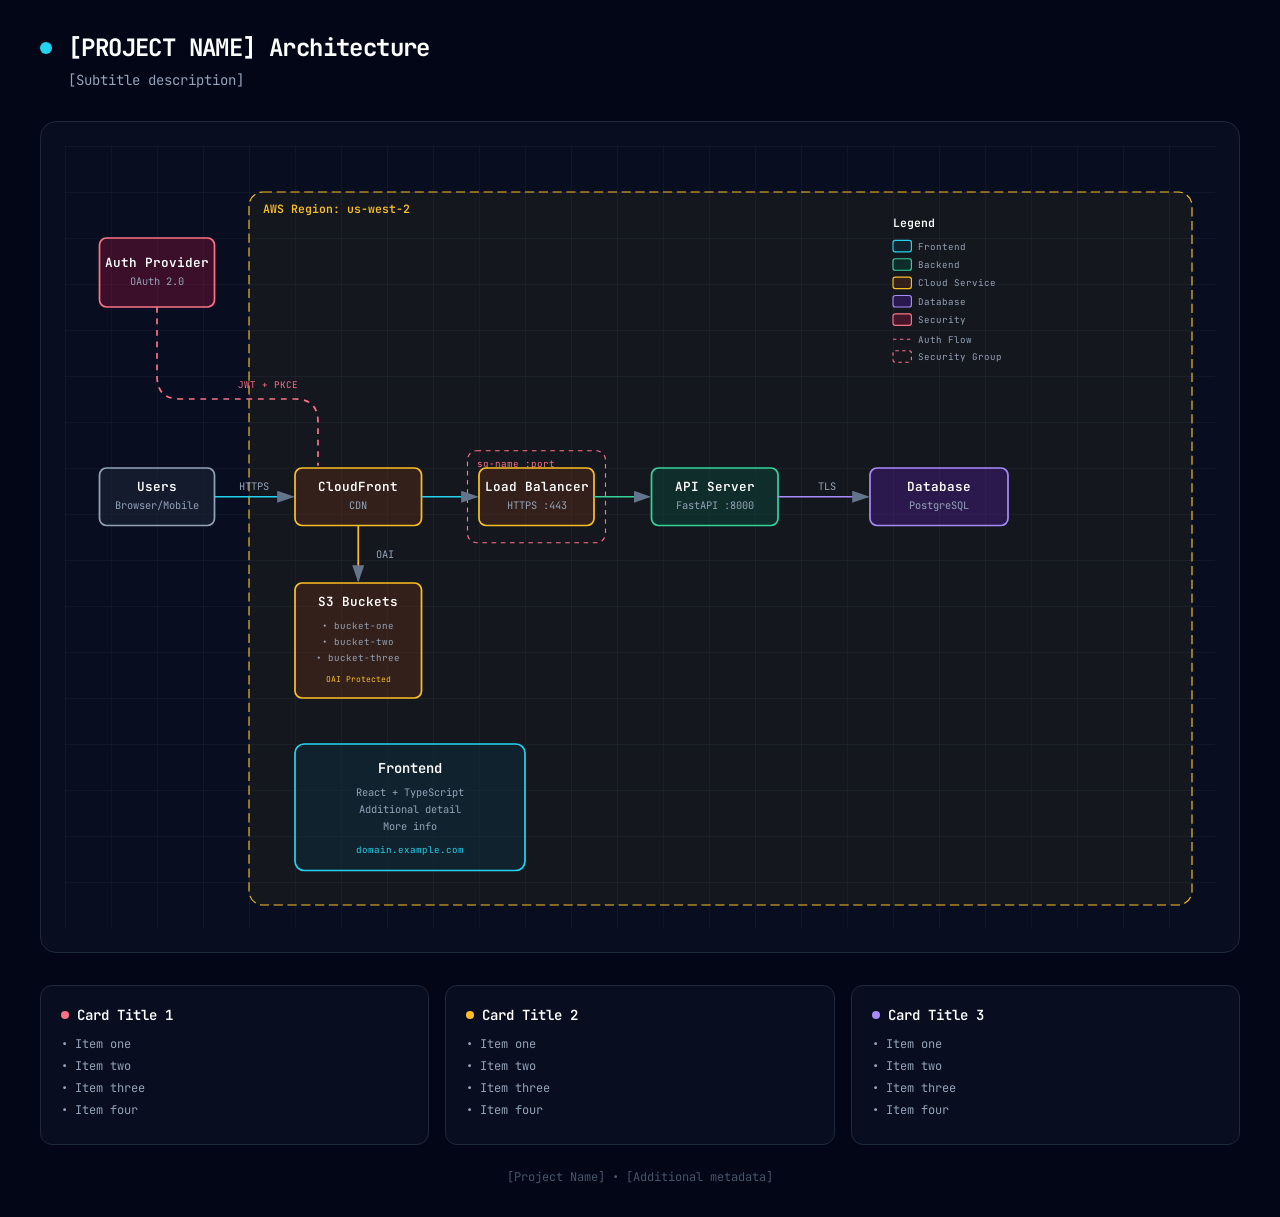
<file: skills/architecture-diagram/templates/template.html>
<!DOCTYPE html>
<html lang="en">
<head>
  <meta charset="UTF-8">
  <meta name="viewport" content="width=device-width, initial-scale=1.0">
  <title>[PROJECT NAME] Architecture Diagram</title>
  <link href="https://fonts.googleapis.com/css2?family=JetBrains+Mono:wght@400;500;600;700&display=swap" rel="stylesheet">
  <style>
    * {
      margin: 0;
      padding: 0;
      box-sizing: border-box;
    }
    
    body {
      font-family: 'JetBrains Mono', monospace;
      background: #020617;
      min-height: 100vh;
      padding: 2rem;
      color: white;
    }
    
    .container {
      max-width: 1200px;
      margin: 0 auto;
    }
    
    .header {
      margin-bottom: 2rem;
    }
    
    .header-row {
      display: flex;
      align-items: center;
      gap: 1rem;
      margin-bottom: 0.5rem;
    }
    
    .pulse-dot {
      width: 12px;
      height: 12px;
      background: #22d3ee;
      border-radius: 50%;
      animation: pulse 2s infinite;
    }
    
    @keyframes pulse {
      0%, 100% { opacity: 1; }
      50% { opacity: 0.5; }
    }
    
    h1 {
      font-size: 1.5rem;
      font-weight: 700;
      letter-spacing: -0.025em;
    }
    
    .subtitle {
      color: #94a3b8;
      font-size: 0.875rem;
      margin-left: 1.75rem;
    }
    
    .diagram-container {
      background: rgba(15, 23, 42, 0.5);
      border-radius: 1rem;
      border: 1px solid #1e293b;
      padding: 1.5rem;
      overflow-x: auto;
    }
    
    svg {
      width: 100%;
      min-width: 900px;
      display: block;
    }
    
    .cards {
      display: grid;
      grid-template-columns: repeat(auto-fit, minmax(280px, 1fr));
      gap: 1rem;
      margin-top: 2rem;
    }
    
    .card {
      background: rgba(15, 23, 42, 0.5);
      border-radius: 0.75rem;
      border: 1px solid #1e293b;
      padding: 1.25rem;
    }
    
    .card-header {
      display: flex;
      align-items: center;
      gap: 0.5rem;
      margin-bottom: 0.75rem;
    }
    
    .card-dot {
      width: 8px;
      height: 8px;
      border-radius: 50%;
    }
    
    .card-dot.cyan { background: #22d3ee; }
    .card-dot.emerald { background: #34d399; }
    .card-dot.violet { background: #a78bfa; }
    .card-dot.amber { background: #fbbf24; }
    .card-dot.rose { background: #fb7185; }
    
    .card h3 {
      font-size: 0.875rem;
      font-weight: 600;
    }
    
    .card ul {
      list-style: none;
      color: #94a3b8;
      font-size: 0.75rem;
    }
    
    .card li {
      margin-bottom: 0.375rem;
    }
    
    .footer {
      text-align: center;
      margin-top: 1.5rem;
      color: #475569;
      font-size: 0.75rem;
    }
  </style>
</head>
<body>
  <div class="container">
    <!-- Header -->
    <div class="header">
      <div class="header-row">
        <div class="pulse-dot"></div>
        <h1>[PROJECT NAME] Architecture</h1>
      </div>
      <p class="subtitle">[Subtitle description]</p>
    </div>

    <!-- Main Diagram -->
    <div class="diagram-container">
      <svg viewBox="0 0 1000 680">
        <!-- Definitions -->
        <defs>
          <marker id="arrowhead" markerWidth="10" markerHeight="7" refX="9" refY="3.5" orient="auto">
            <polygon points="0 0, 10 3.5, 0 7" fill="#64748b" />
          </marker>
          <pattern id="grid" width="40" height="40" patternUnits="userSpaceOnUse">
            <path d="M 40 0 L 0 0 0 40" fill="none" stroke="#1e293b" stroke-width="0.5"/>
          </pattern>
        </defs>

        <!-- Background Grid -->
        <rect width="100%" height="100%" fill="url(#grid)" />

        <!-- =================================================================
             COMPONENT EXAMPLES - Copy and customize these patterns
             ================================================================= -->

        <!-- External/Generic Component -->
        <rect x="30" y="280" width="100" height="50" rx="6" fill="rgba(30, 41, 59, 0.5)" stroke="#94a3b8" stroke-width="1.5"/>
        <text x="80" y="300" fill="white" font-size="11" font-weight="600" text-anchor="middle">Users</text>
        <text x="80" y="316" fill="#94a3b8" font-size="9" text-anchor="middle">Browser/Mobile</text>

        <!-- Security Component -->
        <rect x="30" y="80" width="100" height="60" rx="6" fill="rgba(136, 19, 55, 0.4)" stroke="#fb7185" stroke-width="1.5"/>
        <text x="80" y="105" fill="white" font-size="11" font-weight="600" text-anchor="middle">Auth Provider</text>
        <text x="80" y="121" fill="#94a3b8" font-size="9" text-anchor="middle">OAuth 2.0</text>

        <!-- Region/Cloud Boundary -->
        <rect x="160" y="40" width="820" height="620" rx="12" fill="rgba(251, 191, 36, 0.05)" stroke="#fbbf24" stroke-width="1" stroke-dasharray="8,4"/>
        <text x="172" y="58" fill="#fbbf24" font-size="10" font-weight="600">AWS Region: us-west-2</text>

        <!-- AWS/Cloud Service -->
        <rect x="200" y="280" width="110" height="50" rx="6" fill="rgba(120, 53, 15, 0.3)" stroke="#fbbf24" stroke-width="1.5"/>
        <text x="255" y="300" fill="white" font-size="11" font-weight="600" text-anchor="middle">CloudFront</text>
        <text x="255" y="316" fill="#94a3b8" font-size="9" text-anchor="middle">CDN</text>

        <!-- Multi-line AWS Component (S3 Buckets example) -->
        <rect x="200" y="380" width="110" height="100" rx="6" fill="rgba(120, 53, 15, 0.3)" stroke="#fbbf24" stroke-width="1.5"/>
        <text x="255" y="400" fill="white" font-size="11" font-weight="600" text-anchor="middle">S3 Buckets</text>
        <text x="255" y="420" fill="#94a3b8" font-size="8" text-anchor="middle">• bucket-one</text>
        <text x="255" y="434" fill="#94a3b8" font-size="8" text-anchor="middle">• bucket-two</text>
        <text x="255" y="448" fill="#94a3b8" font-size="8" text-anchor="middle">• bucket-three</text>
        <text x="255" y="466" fill="#fbbf24" font-size="7" text-anchor="middle">OAI Protected</text>

        <!-- Security Group (dashed boundary) -->
        <rect x="350" y="265" width="120" height="80" rx="8" fill="transparent" stroke="#fb7185" stroke-width="1" stroke-dasharray="4,4"/>
        <text x="358" y="279" fill="#fb7185" font-size="8">sg-name :port</text>
        
        <!-- Component inside security group -->
        <rect x="360" y="280" width="100" height="50" rx="6" fill="rgba(120, 53, 15, 0.3)" stroke="#fbbf24" stroke-width="1.5"/>
        <text x="410" y="300" fill="white" font-size="11" font-weight="600" text-anchor="middle">Load Balancer</text>
        <text x="410" y="316" fill="#94a3b8" font-size="9" text-anchor="middle">HTTPS :443</text>

        <!-- Backend Component -->
        <rect x="510" y="280" width="110" height="50" rx="6" fill="rgba(6, 78, 59, 0.4)" stroke="#34d399" stroke-width="1.5"/>
        <text x="565" y="300" fill="white" font-size="11" font-weight="600" text-anchor="middle">API Server</text>
        <text x="565" y="316" fill="#94a3b8" font-size="9" text-anchor="middle">FastAPI :8000</text>

        <!-- Database Component -->
        <rect x="700" y="280" width="120" height="50" rx="6" fill="rgba(76, 29, 149, 0.4)" stroke="#a78bfa" stroke-width="1.5"/>
        <text x="760" y="300" fill="white" font-size="11" font-weight="600" text-anchor="middle">Database</text>
        <text x="760" y="316" fill="#94a3b8" font-size="9" text-anchor="middle">PostgreSQL</text>

        <!-- Frontend Component -->
        <rect x="200" y="520" width="200" height="110" rx="8" fill="rgba(8, 51, 68, 0.4)" stroke="#22d3ee" stroke-width="1.5"/>
        <text x="300" y="545" fill="white" font-size="12" font-weight="600" text-anchor="middle">Frontend</text>
        <text x="300" y="565" fill="#94a3b8" font-size="9" text-anchor="middle">React + TypeScript</text>
        <text x="300" y="580" fill="#94a3b8" font-size="9" text-anchor="middle">Additional detail</text>
        <text x="300" y="595" fill="#94a3b8" font-size="9" text-anchor="middle">More info</text>
        <text x="300" y="615" fill="#22d3ee" font-size="8" text-anchor="middle">domain.example.com</text>

        <!-- =================================================================
             ARROW EXAMPLES
             ================================================================= -->

        <!-- Standard arrow with label -->
        <line x1="130" y1="305" x2="198" y2="305" stroke="#22d3ee" stroke-width="1.5" marker-end="url(#arrowhead)"/>
        <text x="164" y="299" fill="#94a3b8" font-size="9" text-anchor="middle">HTTPS</text>
        
        <!-- Simple arrow (no label) -->
        <line x1="310" y1="305" x2="358" y2="305" stroke="#22d3ee" stroke-width="1.5" marker-end="url(#arrowhead)"/>
        
        <!-- Vertical arrow -->
        <line x1="255" y1="330" x2="255" y2="378" stroke="#fbbf24" stroke-width="1.5" marker-end="url(#arrowhead)"/>
        <text x="270" y="358" fill="#94a3b8" font-size="9">OAI</text>
        
        <!-- Dashed arrow (for auth/security flows) -->
        <line x1="460" y1="305" x2="508" y2="305" stroke="#34d399" stroke-width="1.5" marker-end="url(#arrowhead)"/>
        <line x1="620" y1="305" x2="698" y2="305" stroke="#a78bfa" stroke-width="1.5" marker-end="url(#arrowhead)"/>
        <text x="655" y="299" fill="#94a3b8" font-size="9">TLS</text>

        <!-- Curved path for auth flow -->
        <path d="M 80 140 L 80 200 Q 80 220 100 220 L 200 220 Q 220 220 220 240 L 220 278" fill="none" stroke="#fb7185" stroke-width="1.5" stroke-dasharray="5,5"/>
        <text x="150" y="210" fill="#fb7185" font-size="8">JWT + PKCE</text>

        <!-- =================================================================
             LEGEND
             ================================================================= -->
        <text x="720" y="70" fill="white" font-size="10" font-weight="600">Legend</text>
        
        <rect x="720" y="82" width="16" height="10" rx="2" fill="rgba(8, 51, 68, 0.4)" stroke="#22d3ee" stroke-width="1"/>
        <text x="742" y="90" fill="#94a3b8" font-size="8">Frontend</text>
        
        <rect x="720" y="98" width="16" height="10" rx="2" fill="rgba(6, 78, 59, 0.4)" stroke="#34d399" stroke-width="1"/>
        <text x="742" y="106" fill="#94a3b8" font-size="8">Backend</text>
        
        <rect x="720" y="114" width="16" height="10" rx="2" fill="rgba(120, 53, 15, 0.3)" stroke="#fbbf24" stroke-width="1"/>
        <text x="742" y="122" fill="#94a3b8" font-size="8">Cloud Service</text>
        
        <rect x="720" y="130" width="16" height="10" rx="2" fill="rgba(76, 29, 149, 0.4)" stroke="#a78bfa" stroke-width="1"/>
        <text x="742" y="138" fill="#94a3b8" font-size="8">Database</text>
        
        <rect x="720" y="146" width="16" height="10" rx="2" fill="rgba(136, 19, 55, 0.4)" stroke="#fb7185" stroke-width="1"/>
        <text x="742" y="154" fill="#94a3b8" font-size="8">Security</text>
        
        <line x1="720" y1="168" x2="736" y2="168" stroke="#fb7185" stroke-width="1" stroke-dasharray="3,3"/>
        <text x="742" y="171" fill="#94a3b8" font-size="8">Auth Flow</text>
        
        <rect x="720" y="178" width="16" height="10" rx="2" fill="transparent" stroke="#fb7185" stroke-width="1" stroke-dasharray="3,3"/>
        <text x="742" y="186" fill="#94a3b8" font-size="8">Security Group</text>
      </svg>
    </div>

    <!-- Info Cards -->
    <div class="cards">
      <div class="card">
        <div class="card-header">
          <div class="card-dot rose"></div>
          <h3>Card Title 1</h3>
        </div>
        <ul>
          <li>• Item one</li>
          <li>• Item two</li>
          <li>• Item three</li>
          <li>• Item four</li>
        </ul>
      </div>

      <div class="card">
        <div class="card-header">
          <div class="card-dot amber"></div>
          <h3>Card Title 2</h3>
        </div>
        <ul>
          <li>• Item one</li>
          <li>• Item two</li>
          <li>• Item three</li>
          <li>• Item four</li>
        </ul>
      </div>

      <div class="card">
        <div class="card-header">
          <div class="card-dot violet"></div>
          <h3>Card Title 3</h3>
        </div>
        <ul>
          <li>• Item one</li>
          <li>• Item two</li>
          <li>• Item three</li>
          <li>• Item four</li>
        </ul>
      </div>
    </div>

    <!-- Footer -->
    <p class="footer">
      [Project Name] • [Additional metadata]
    </p>
  </div>
</body>
</html>
</file>
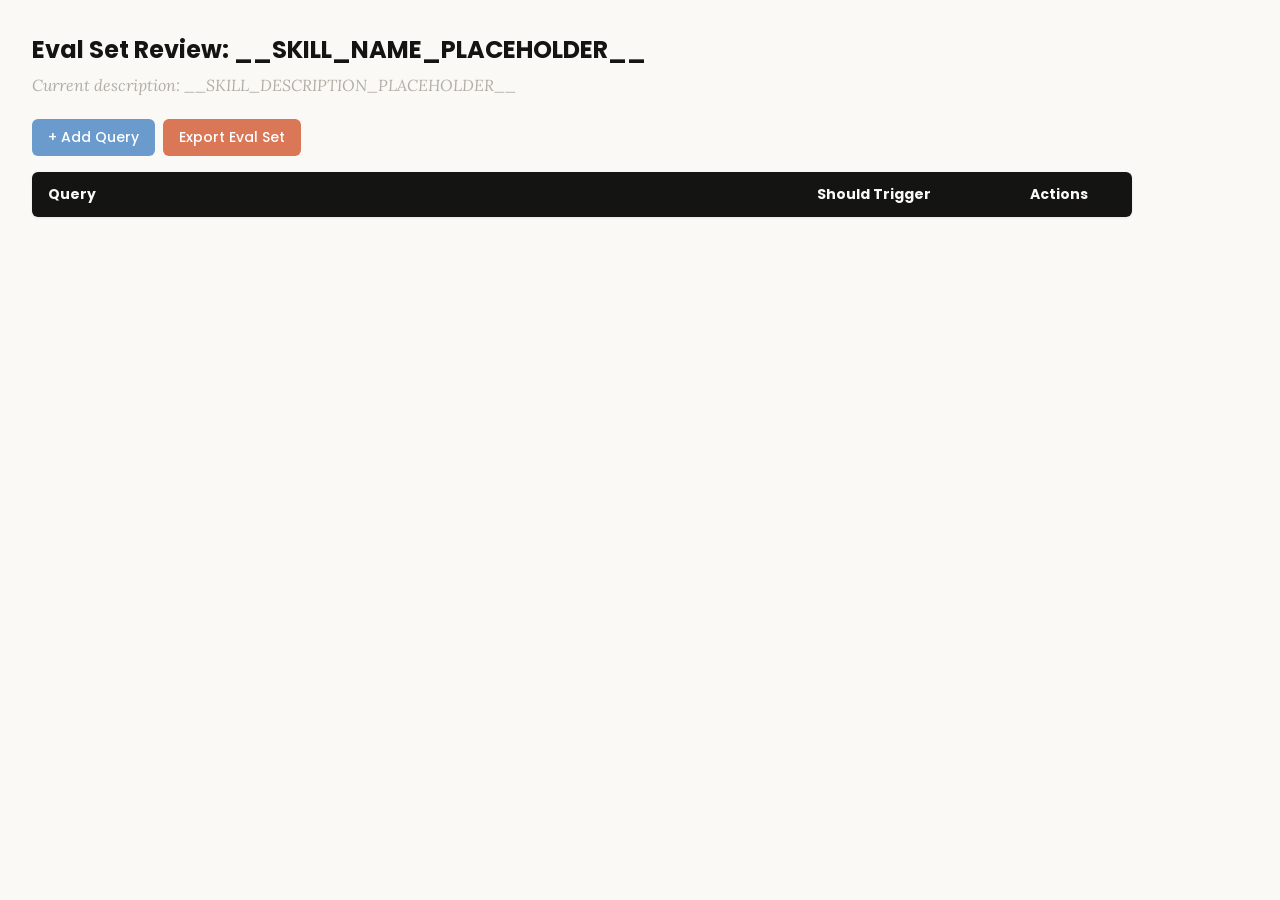
<file: skills/skill-creator/assets/eval_review.html>
<!DOCTYPE html>
<html lang="en">
<head>
  <meta charset="UTF-8">
  <meta name="viewport" content="width=device-width, initial-scale=1.0">
  <title>Eval Set Review - __SKILL_NAME_PLACEHOLDER__</title>
  <link rel="preconnect" href="https://fonts.googleapis.com">
  <link rel="preconnect" href="https://fonts.gstatic.com" crossorigin>
  <link href="https://fonts.googleapis.com/css2?family=Poppins:wght@500;600&family=Lora:wght@400;500&display=swap" rel="stylesheet">
  <style>
    * { box-sizing: border-box; margin: 0; padding: 0; }
    body { font-family: 'Lora', Georgia, serif; background: #faf9f5; padding: 2rem; color: #141413; }
    h1 { font-family: 'Poppins', sans-serif; margin-bottom: 0.5rem; font-size: 1.5rem; }
    .description { color: #b0aea5; margin-bottom: 1.5rem; font-style: italic; max-width: 900px; }
    .controls { margin-bottom: 1rem; display: flex; gap: 0.5rem; }
    .btn { font-family: 'Poppins', sans-serif; padding: 0.5rem 1rem; border: none; border-radius: 6px; cursor: pointer; font-size: 0.875rem; font-weight: 500; }
    .btn-add { background: #6a9bcc; color: white; }
    .btn-add:hover { background: #5889b8; }
    .btn-export { background: #d97757; color: white; }
    .btn-export:hover { background: #c4613f; }
    table { width: 100%; max-width: 1100px; border-collapse: collapse; background: white; border-radius: 6px; overflow: hidden; box-shadow: 0 1px 3px rgba(0,0,0,0.08); }
    th { font-family: 'Poppins', sans-serif; background: #141413; color: #faf9f5; padding: 0.75rem 1rem; text-align: left; font-size: 0.875rem; }
    td { padding: 0.75rem 1rem; border-bottom: 1px solid #e8e6dc; vertical-align: top; }
    tr:nth-child(even) td { background: #faf9f5; }
    tr:hover td { background: #f3f1ea; }
    .section-header td { background: #e8e6dc; font-family: 'Poppins', sans-serif; font-weight: 500; font-size: 0.8rem; color: #141413; text-transform: uppercase; letter-spacing: 0.05em; }
    .query-input { width: 100%; padding: 0.4rem; border: 1px solid #e8e6dc; border-radius: 4px; font-size: 0.875rem; font-family: 'Lora', Georgia, serif; resize: vertical; min-height: 60px; }
    .query-input:focus { outline: none; border-color: #d97757; box-shadow: 0 0 0 2px rgba(217,119,87,0.15); }
    .toggle { position: relative; display: inline-block; width: 44px; height: 24px; }
    .toggle input { opacity: 0; width: 0; height: 0; }
    .toggle .slider { position: absolute; inset: 0; background: #b0aea5; border-radius: 24px; cursor: pointer; transition: 0.2s; }
    .toggle .slider::before { content: ""; position: absolute; width: 18px; height: 18px; left: 3px; bottom: 3px; background: white; border-radius: 50%; transition: 0.2s; }
    .toggle input:checked + .slider { background: #d97757; }
    .toggle input:checked + .slider::before { transform: translateX(20px); }
    .btn-delete { background: #c44; color: white; padding: 0.3rem 0.6rem; border: none; border-radius: 4px; cursor: pointer; font-size: 0.75rem; font-family: 'Poppins', sans-serif; }
    .btn-delete:hover { background: #a33; }
    .summary { margin-top: 1rem; color: #b0aea5; font-size: 0.875rem; }
  </style>
</head>
<body>
  <h1>Eval Set Review: <span id="skill-name">__SKILL_NAME_PLACEHOLDER__</span></h1>
  <p class="description">Current description: <span id="skill-desc">__SKILL_DESCRIPTION_PLACEHOLDER__</span></p>

  <div class="controls">
    <button class="btn btn-add" onclick="addRow()">+ Add Query</button>
    <button class="btn btn-export" onclick="exportEvalSet()">Export Eval Set</button>
  </div>

  <table>
    <thead>
      <tr>
        <th style="width:65%">Query</th>
        <th style="width:18%">Should Trigger</th>
        <th style="width:10%">Actions</th>
      </tr>
    </thead>
    <tbody id="eval-body"></tbody>
  </table>

  <p class="summary" id="summary"></p>

  <script>
    const EVAL_DATA = __EVAL_DATA_PLACEHOLDER__;

    let evalItems = [...EVAL_DATA];

    function render() {
      const tbody = document.getElementById('eval-body');
      tbody.innerHTML = '';

      // Sort: should-trigger first, then should-not-trigger
      const sorted = evalItems
        .map((item, origIdx) => ({ ...item, origIdx }))
        .sort((a, b) => (b.should_trigger ? 1 : 0) - (a.should_trigger ? 1 : 0));

      let lastGroup = null;
      sorted.forEach(item => {
        const group = item.should_trigger ? 'trigger' : 'no-trigger';
        if (group !== lastGroup) {
          const headerRow = document.createElement('tr');
          headerRow.className = 'section-header';
          headerRow.innerHTML = `<td colspan="3">${item.should_trigger ? 'Should Trigger' : 'Should NOT Trigger'}</td>`;
          tbody.appendChild(headerRow);
          lastGroup = group;
        }

        const idx = item.origIdx;
        const tr = document.createElement('tr');
        tr.innerHTML = `
          <td><textarea class="query-input" onchange="updateQuery(${idx}, this.value)">${escapeHtml(item.query)}</textarea></td>
          <td>
            <label class="toggle">
              <input type="checkbox" ${item.should_trigger ? 'checked' : ''} onchange="updateTrigger(${idx}, this.checked)">
              <span class="slider"></span>
            </label>
            <span style="margin-left:8px;font-size:0.8rem;color:#b0aea5">${item.should_trigger ? 'Yes' : 'No'}</span>
          </td>
          <td><button class="btn-delete" onclick="deleteRow(${idx})">Delete</button></td>
        `;
        tbody.appendChild(tr);
      });
      updateSummary();
    }

    function escapeHtml(text) {
      const div = document.createElement('div');
      div.textContent = text;
      return div.innerHTML;
    }

    function updateQuery(idx, value) { evalItems[idx].query = value; updateSummary(); }
    function updateTrigger(idx, value) { evalItems[idx].should_trigger = value; render(); }
    function deleteRow(idx) { evalItems.splice(idx, 1); render(); }

    function addRow() {
      evalItems.push({ query: '', should_trigger: true });
      render();
      const inputs = document.querySelectorAll('.query-input');
      inputs[inputs.length - 1].focus();
    }

    function updateSummary() {
      const trigger = evalItems.filter(i => i.should_trigger).length;
      const noTrigger = evalItems.filter(i => !i.should_trigger).length;
      document.getElementById('summary').textContent =
        `${evalItems.length} queries total: ${trigger} should trigger, ${noTrigger} should not trigger`;
    }

    function exportEvalSet() {
      const valid = evalItems.filter(i => i.query.trim() !== '');
      const data = valid.map(i => ({ query: i.query.trim(), should_trigger: i.should_trigger }));
      const blob = new Blob([JSON.stringify(data, null, 2)], { type: 'application/json' });
      const url = URL.createObjectURL(blob);
      const a = document.createElement('a');
      a.href = url;
      a.download = 'eval_set.json';
      document.body.appendChild(a);
      a.click();
      document.body.removeChild(a);
      URL.revokeObjectURL(url);
    }

    render();
  </script>
</body>
</html>
</file>
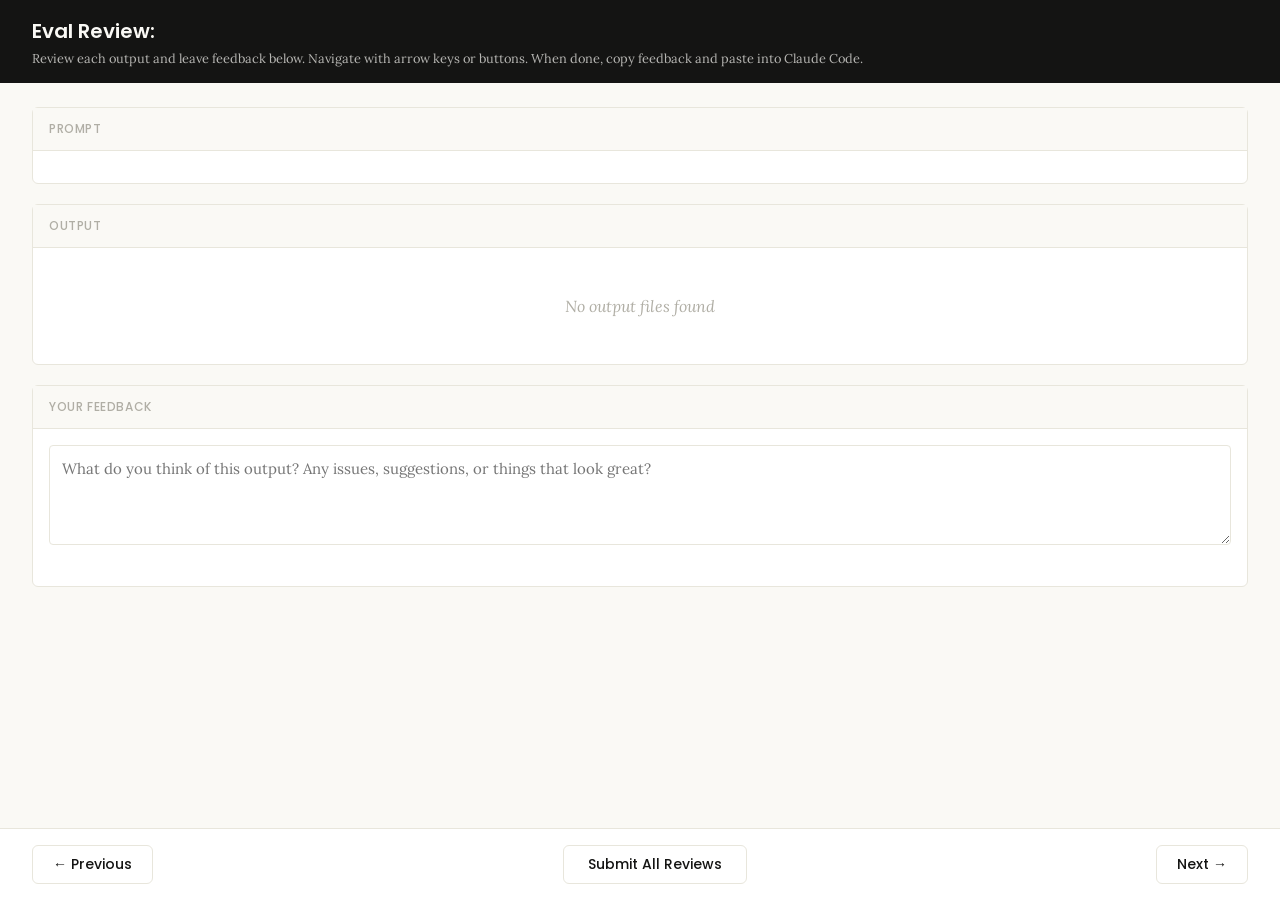
<file: skills/skill-creator/eval-viewer/viewer.html>
<!DOCTYPE html>
<html lang="en">
<head>
  <meta charset="UTF-8">
  <meta name="viewport" content="width=device-width, initial-scale=1.0">
  <title>Eval Review</title>
  <link rel="preconnect" href="https://fonts.googleapis.com">
  <link rel="preconnect" href="https://fonts.gstatic.com" crossorigin>
  <link href="https://fonts.googleapis.com/css2?family=Poppins:wght@500;600&family=Lora:wght@400;500&display=swap" rel="stylesheet">
  <script src="https://cdn.sheetjs.com/xlsx-0.20.3/package/dist/xlsx.full.min.js" integrity="sha384-EnyY0/GSHQGSxSgMwaIPzSESbqoOLSexfnSMN2AP+39Ckmn92stwABZynq1JyzdT" crossorigin="anonymous"></script>
  <style>
    :root {
      --bg: #faf9f5;
      --surface: #ffffff;
      --border: #e8e6dc;
      --text: #141413;
      --text-muted: #b0aea5;
      --accent: #d97757;
      --accent-hover: #c4613f;
      --green: #788c5d;
      --green-bg: #eef2e8;
      --red: #c44;
      --red-bg: #fceaea;
      --header-bg: #141413;
      --header-text: #faf9f5;
      --radius: 6px;
    }

    * { box-sizing: border-box; margin: 0; padding: 0; }

    body {
      font-family: 'Lora', Georgia, serif;
      background: var(--bg);
      color: var(--text);
      height: 100vh;
      display: flex;
      flex-direction: column;
    }

    /* ---- Header ---- */
    .header {
      background: var(--header-bg);
      color: var(--header-text);
      padding: 1rem 2rem;
      display: flex;
      justify-content: space-between;
      align-items: center;
      flex-shrink: 0;
    }
    .header h1 {
      font-family: 'Poppins', sans-serif;
      font-size: 1.25rem;
      font-weight: 600;
    }
    .header .instructions {
      font-size: 0.8rem;
      opacity: 0.7;
      margin-top: 0.25rem;
    }
    .header .progress {
      font-size: 0.875rem;
      opacity: 0.8;
      text-align: right;
    }

    /* ---- Main content ---- */
    .main {
      flex: 1;
      overflow-y: auto;
      padding: 1.5rem 2rem;
      display: flex;
      flex-direction: column;
      gap: 1.25rem;
    }

    /* ---- Sections ---- */
    .section {
      background: var(--surface);
      border: 1px solid var(--border);
      border-radius: var(--radius);
      flex-shrink: 0;
    }
    .section-header {
      font-family: 'Poppins', sans-serif;
      padding: 0.75rem 1rem;
      font-size: 0.75rem;
      font-weight: 500;
      text-transform: uppercase;
      letter-spacing: 0.05em;
      color: var(--text-muted);
      border-bottom: 1px solid var(--border);
      background: var(--bg);
    }
    .section-body {
      padding: 1rem;
    }

    /* ---- Config badge ---- */
    .config-badge {
      display: inline-block;
      padding: 0.2rem 0.625rem;
      border-radius: 9999px;
      font-family: 'Poppins', sans-serif;
      font-size: 0.6875rem;
      font-weight: 600;
      text-transform: uppercase;
      letter-spacing: 0.03em;
      margin-left: 0.75rem;
      vertical-align: middle;
    }
    .config-badge.config-primary {
      background: rgba(33, 150, 243, 0.12);
      color: #1976d2;
    }
    .config-badge.config-baseline {
      background: rgba(255, 193, 7, 0.15);
      color: #f57f17;
    }

    /* ---- Prompt ---- */
    .prompt-text {
      white-space: pre-wrap;
      font-size: 0.9375rem;
      line-height: 1.6;
    }

    /* ---- Outputs ---- */
    .output-file {
      border: 1px solid var(--border);
      border-radius: var(--radius);
      overflow: hidden;
    }
    .output-file + .output-file {
      margin-top: 1rem;
    }
    .output-file-header {
      padding: 0.5rem 0.75rem;
      font-size: 0.8rem;
      font-weight: 600;
      color: var(--text-muted);
      background: var(--bg);
      border-bottom: 1px solid var(--border);
      font-family: 'SF Mono', SFMono-Regular, Consolas, 'Liberation Mono', Menlo, monospace;
      display: flex;
      justify-content: space-between;
      align-items: center;
    }
    .output-file-header .dl-btn {
      font-size: 0.7rem;
      color: var(--accent);
      text-decoration: none;
      cursor: pointer;
      font-family: -apple-system, BlinkMacSystemFont, 'Segoe UI', sans-serif;
      font-weight: 500;
      opacity: 0.8;
    }
    .output-file-header .dl-btn:hover {
      opacity: 1;
      text-decoration: underline;
    }
    .output-file-content {
      padding: 0.75rem;
      overflow-x: auto;
    }
    .output-file-content pre {
      font-size: 0.8125rem;
      line-height: 1.5;
      white-space: pre-wrap;
      word-break: break-word;
      font-family: 'SF Mono', SFMono-Regular, Consolas, 'Liberation Mono', Menlo, monospace;
    }
    .output-file-content img {
      max-width: 100%;
      height: auto;
      border-radius: 4px;
    }
    .output-file-content iframe {
      width: 100%;
      height: 600px;
      border: none;
    }
    .output-file-content table {
      border-collapse: collapse;
      font-size: 0.8125rem;
      width: 100%;
    }
    .output-file-content table td,
    .output-file-content table th {
      border: 1px solid var(--border);
      padding: 0.375rem 0.5rem;
      text-align: left;
    }
    .output-file-content table th {
      background: var(--bg);
      font-weight: 600;
    }
    .output-file-content .download-link {
      display: inline-flex;
      align-items: center;
      gap: 0.5rem;
      padding: 0.5rem 1rem;
      background: var(--bg);
      border: 1px solid var(--border);
      border-radius: 4px;
      color: var(--accent);
      text-decoration: none;
      font-size: 0.875rem;
      cursor: pointer;
    }
    .output-file-content .download-link:hover {
      background: var(--border);
    }
    .empty-state {
      color: var(--text-muted);
      font-style: italic;
      padding: 2rem;
      text-align: center;
    }

    /* ---- Feedback ---- */
    .prev-feedback {
      background: var(--bg);
      border: 1px solid var(--border);
      border-radius: 4px;
      padding: 0.625rem 0.75rem;
      margin-top: 0.75rem;
      font-size: 0.8125rem;
      color: var(--text-muted);
      line-height: 1.5;
    }
    .prev-feedback-label {
      font-size: 0.7rem;
      font-weight: 600;
      text-transform: uppercase;
      letter-spacing: 0.04em;
      margin-bottom: 0.25rem;
      color: var(--text-muted);
    }
    .feedback-textarea {
      width: 100%;
      min-height: 100px;
      padding: 0.75rem;
      border: 1px solid var(--border);
      border-radius: 4px;
      font-family: inherit;
      font-size: 0.9375rem;
      line-height: 1.5;
      resize: vertical;
      color: var(--text);
    }
    .feedback-textarea:focus {
      outline: none;
      border-color: var(--accent);
      box-shadow: 0 0 0 3px rgba(37, 99, 235, 0.1);
    }
    .feedback-status {
      font-size: 0.75rem;
      color: var(--text-muted);
      margin-top: 0.5rem;
      min-height: 1.1em;
    }

    /* ---- Grades (collapsible) ---- */
    .grades-toggle {
      display: flex;
      align-items: center;
      cursor: pointer;
      user-select: none;
    }
    .grades-toggle:hover {
      color: var(--accent);
    }
    .grades-toggle .arrow {
      margin-right: 0.5rem;
      transition: transform 0.15s;
      font-size: 0.75rem;
    }
    .grades-toggle .arrow.open {
      transform: rotate(90deg);
    }
    .grades-content {
      display: none;
      margin-top: 0.75rem;
    }
    .grades-content.open {
      display: block;
    }
    .grades-summary {
      font-size: 0.875rem;
      margin-bottom: 0.75rem;
      display: flex;
      align-items: center;
      gap: 0.5rem;
    }
    .grade-badge {
      display: inline-block;
      padding: 0.125rem 0.5rem;
      border-radius: 9999px;
      font-size: 0.75rem;
      font-weight: 600;
    }
    .grade-pass { background: var(--green-bg); color: var(--green); }
    .grade-fail { background: var(--red-bg); color: var(--red); }
    .assertion-list {
      list-style: none;
    }
    .assertion-item {
      padding: 0.625rem 0;
      border-bottom: 1px solid var(--border);
      font-size: 0.8125rem;
    }
    .assertion-item:last-child { border-bottom: none; }
    .assertion-status {
      font-weight: 600;
      margin-right: 0.5rem;
    }
    .assertion-status.pass { color: var(--green); }
    .assertion-status.fail { color: var(--red); }
    .assertion-evidence {
      color: var(--text-muted);
      font-size: 0.75rem;
      margin-top: 0.25rem;
      padding-left: 1.5rem;
    }

    /* ---- View tabs ---- */
    .view-tabs {
      display: flex;
      gap: 0;
      padding: 0 2rem;
      background: var(--bg);
      border-bottom: 1px solid var(--border);
      flex-shrink: 0;
    }
    .view-tab {
      font-family: 'Poppins', sans-serif;
      padding: 0.625rem 1.25rem;
      font-size: 0.8125rem;
      font-weight: 500;
      cursor: pointer;
      border: none;
      background: none;
      color: var(--text-muted);
      border-bottom: 2px solid transparent;
      transition: all 0.15s;
    }
    .view-tab:hover { color: var(--text); }
    .view-tab.active {
      color: var(--accent);
      border-bottom-color: var(--accent);
    }
    .view-panel { display: none; }
    .view-panel.active { display: flex; flex-direction: column; flex: 1; overflow: hidden; }

    /* ---- Benchmark view ---- */
    .benchmark-view {
      padding: 1.5rem 2rem;
      overflow-y: auto;
      flex: 1;
    }
    .benchmark-table {
      border-collapse: collapse;
      background: var(--surface);
      border: 1px solid var(--border);
      border-radius: var(--radius);
      font-size: 0.8125rem;
      width: 100%;
      margin-bottom: 1.5rem;
    }
    .benchmark-table th, .benchmark-table td {
      padding: 0.625rem 0.75rem;
      text-align: left;
      border: 1px solid var(--border);
    }
    .benchmark-table th {
      font-family: 'Poppins', sans-serif;
      background: var(--header-bg);
      color: var(--header-text);
      font-weight: 500;
      font-size: 0.75rem;
      text-transform: uppercase;
      letter-spacing: 0.04em;
    }
    .benchmark-table tr:hover { background: var(--bg); }
    .benchmark-table tr.benchmark-row-with { background: rgba(33, 150, 243, 0.06); }
    .benchmark-table tr.benchmark-row-without { background: rgba(255, 193, 7, 0.06); }
    .benchmark-table tr.benchmark-row-with:hover { background: rgba(33, 150, 243, 0.12); }
    .benchmark-table tr.benchmark-row-without:hover { background: rgba(255, 193, 7, 0.12); }
    .benchmark-table tr.benchmark-row-avg { font-weight: 600; border-top: 2px solid var(--border); }
    .benchmark-table tr.benchmark-row-avg.benchmark-row-with { background: rgba(33, 150, 243, 0.12); }
    .benchmark-table tr.benchmark-row-avg.benchmark-row-without { background: rgba(255, 193, 7, 0.12); }
    .benchmark-delta-positive { color: var(--green); font-weight: 600; }
    .benchmark-delta-negative { color: var(--red); font-weight: 600; }
    .benchmark-notes {
      background: var(--surface);
      border: 1px solid var(--border);
      border-radius: var(--radius);
      padding: 1rem;
    }
    .benchmark-notes h3 {
      font-family: 'Poppins', sans-serif;
      font-size: 0.875rem;
      margin-bottom: 0.75rem;
    }
    .benchmark-notes ul {
      list-style: disc;
      padding-left: 1.25rem;
    }
    .benchmark-notes li {
      font-size: 0.8125rem;
      line-height: 1.6;
      margin-bottom: 0.375rem;
    }
    .benchmark-empty {
      color: var(--text-muted);
      font-style: italic;
      text-align: center;
      padding: 3rem;
    }

    /* ---- Navigation ---- */
    .nav {
      display: flex;
      justify-content: space-between;
      align-items: center;
      padding: 1rem 2rem;
      border-top: 1px solid var(--border);
      background: var(--surface);
      flex-shrink: 0;
    }
    .nav-btn {
      font-family: 'Poppins', sans-serif;
      padding: 0.5rem 1.25rem;
      border: 1px solid var(--border);
      border-radius: var(--radius);
      background: var(--surface);
      cursor: pointer;
      font-size: 0.875rem;
      font-weight: 500;
      color: var(--text);
      transition: all 0.15s;
    }
    .nav-btn:hover:not(:disabled) {
      background: var(--bg);
      border-color: var(--text-muted);
    }
    .nav-btn:disabled {
      opacity: 0.4;
      cursor: not-allowed;
    }
    .done-btn {
      font-family: 'Poppins', sans-serif;
      padding: 0.5rem 1.5rem;
      border: 1px solid var(--border);
      border-radius: var(--radius);
      background: var(--surface);
      color: var(--text);
      cursor: pointer;
      font-size: 0.875rem;
      font-weight: 500;
      transition: all 0.15s;
    }
    .done-btn:hover {
      background: var(--bg);
      border-color: var(--text-muted);
    }
    .done-btn.ready {
      border: none;
      background: var(--accent);
      color: white;
      font-weight: 600;
    }
    .done-btn.ready:hover {
      background: var(--accent-hover);
    }
    /* ---- Done overlay ---- */
    .done-overlay {
      display: none;
      position: fixed;
      inset: 0;
      background: rgba(0, 0, 0, 0.5);
      z-index: 100;
      justify-content: center;
      align-items: center;
    }
    .done-overlay.visible {
      display: flex;
    }
    .done-card {
      background: var(--surface);
      border-radius: 12px;
      padding: 2rem 3rem;
      text-align: center;
      box-shadow: 0 20px 60px rgba(0, 0, 0, 0.3);
      max-width: 500px;
    }
    .done-card h2 {
      font-size: 1.5rem;
      margin-bottom: 0.5rem;
    }
    .done-card p {
      color: var(--text-muted);
      margin-bottom: 1.5rem;
      line-height: 1.5;
    }
    .done-card .btn-row {
      display: flex;
      gap: 0.5rem;
      justify-content: center;
    }
    .done-card button {
      padding: 0.5rem 1.25rem;
      border: 1px solid var(--border);
      border-radius: var(--radius);
      background: var(--surface);
      cursor: pointer;
      font-size: 0.875rem;
    }
    .done-card button:hover {
      background: var(--bg);
    }
    /* ---- Toast ---- */
    .toast {
      position: fixed;
      bottom: 5rem;
      left: 50%;
      transform: translateX(-50%);
      background: var(--header-bg);
      color: var(--header-text);
      padding: 0.625rem 1.25rem;
      border-radius: var(--radius);
      font-size: 0.875rem;
      opacity: 0;
      transition: opacity 0.3s;
      pointer-events: none;
      z-index: 200;
    }
    .toast.visible {
      opacity: 1;
    }
  </style>
</head>
<body>
  <div id="app" style="height:100vh; display:flex; flex-direction:column;">
    <div class="header">
      <div>
        <h1>Eval Review: <span id="skill-name"></span></h1>
        <div class="instructions">Review each output and leave feedback below. Navigate with arrow keys or buttons. When done, copy feedback and paste into Claude Code.</div>
      </div>
      <div class="progress" id="progress"></div>
    </div>

    <!-- View tabs (only shown when benchmark data exists) -->
    <div class="view-tabs" id="view-tabs" style="display:none;">
      <button class="view-tab active" onclick="switchView('outputs')">Outputs</button>
      <button class="view-tab" onclick="switchView('benchmark')">Benchmark</button>
    </div>

    <!-- Outputs panel (qualitative review) -->
    <div class="view-panel active" id="panel-outputs">
    <div class="main">
      <!-- Prompt -->
      <div class="section">
        <div class="section-header">Prompt <span class="config-badge" id="config-badge" style="display:none;"></span></div>
        <div class="section-body">
          <div class="prompt-text" id="prompt-text"></div>
        </div>
      </div>

      <!-- Outputs -->
      <div class="section">
        <div class="section-header">Output</div>
        <div class="section-body" id="outputs-body">
          <div class="empty-state">No output files found</div>
        </div>
      </div>

      <!-- Previous Output (collapsible) -->
      <div class="section" id="prev-outputs-section" style="display:none;">
        <div class="section-header">
          <div class="grades-toggle" onclick="togglePrevOutputs()">
            <span class="arrow" id="prev-outputs-arrow">&#9654;</span>
            Previous Output
          </div>
        </div>
        <div class="grades-content" id="prev-outputs-content"></div>
      </div>

      <!-- Grades (collapsible) -->
      <div class="section" id="grades-section" style="display:none;">
        <div class="section-header">
          <div class="grades-toggle" onclick="toggleGrades()">
            <span class="arrow" id="grades-arrow">&#9654;</span>
            Formal Grades
          </div>
        </div>
        <div class="grades-content" id="grades-content"></div>
      </div>

      <!-- Feedback -->
      <div class="section">
        <div class="section-header">Your Feedback</div>
        <div class="section-body">
          <textarea
            class="feedback-textarea"
            id="feedback"
            placeholder="What do you think of this output? Any issues, suggestions, or things that look great?"
          ></textarea>
          <div class="feedback-status" id="feedback-status"></div>
          <div class="prev-feedback" id="prev-feedback" style="display:none;">
            <div class="prev-feedback-label">Previous feedback</div>
            <div id="prev-feedback-text"></div>
          </div>
        </div>
      </div>
    </div>

    <div class="nav" id="outputs-nav">
      <button class="nav-btn" id="prev-btn" onclick="navigate(-1)">&#8592; Previous</button>
      <button class="done-btn" id="done-btn" onclick="showDoneDialog()">Submit All Reviews</button>
      <button class="nav-btn" id="next-btn" onclick="navigate(1)">Next &#8594;</button>
    </div>
    </div><!-- end panel-outputs -->

    <!-- Benchmark panel (quantitative stats) -->
    <div class="view-panel" id="panel-benchmark">
      <div class="benchmark-view" id="benchmark-content">
        <div class="benchmark-empty">No benchmark data available. Run a benchmark to see quantitative results here.</div>
      </div>
    </div>
  </div>

  <!-- Done overlay -->
  <div class="done-overlay" id="done-overlay">
    <div class="done-card">
      <h2>Review Complete</h2>
      <p>Your feedback has been saved. Go back to your Claude Code session and tell Claude you're done reviewing.</p>
      <div class="btn-row">
        <button onclick="closeDoneDialog()">OK</button>
      </div>
    </div>
  </div>

  <!-- Toast -->
  <div class="toast" id="toast"></div>

  <script>
    // ---- Embedded data (injected by generate_review.py) ----
    /*__EMBEDDED_DATA__*/

    // ---- State ----
    let feedbackMap = {};  // run_id -> feedback text
    let currentIndex = 0;
    let visitedRuns = new Set();

    // ---- Init ----
    async function init() {
      // Load saved feedback from server — but only if this isn't a fresh
      // iteration (indicated by previous_feedback being present). When
      // previous feedback exists, the feedback.json on disk is stale from
      // the prior iteration and should not pre-fill the textareas.
      const hasPrevious = Object.keys(EMBEDDED_DATA.previous_feedback || {}).length > 0
        || Object.keys(EMBEDDED_DATA.previous_outputs || {}).length > 0;
      if (!hasPrevious) {
        try {
          const resp = await fetch("/api/feedback");
          const data = await resp.json();
          if (data.reviews) {
            for (const r of data.reviews) feedbackMap[r.run_id] = r.feedback;
          }
        } catch { /* first run, no feedback yet */ }
      }

      document.getElementById("skill-name").textContent = EMBEDDED_DATA.skill_name;
      showRun(0);

      // Wire up feedback auto-save
      const textarea = document.getElementById("feedback");
      let saveTimeout = null;
      textarea.addEventListener("input", () => {
        clearTimeout(saveTimeout);
        document.getElementById("feedback-status").textContent = "";
        saveTimeout = setTimeout(() => saveCurrentFeedback(), 800);
      });
    }

    // ---- Navigation ----
    function navigate(delta) {
      const newIndex = currentIndex + delta;
      if (newIndex >= 0 && newIndex < EMBEDDED_DATA.runs.length) {
        saveCurrentFeedback();
        showRun(newIndex);
      }
    }

    function updateNavButtons() {
      document.getElementById("prev-btn").disabled = currentIndex === 0;
      document.getElementById("next-btn").disabled =
        currentIndex === EMBEDDED_DATA.runs.length - 1;
    }

    // ---- Show a run ----
    function showRun(index) {
      currentIndex = index;
      const run = EMBEDDED_DATA.runs[index];

      // Progress
      document.getElementById("progress").textContent =
        `${index + 1} of ${EMBEDDED_DATA.runs.length}`;

      // Prompt
      document.getElementById("prompt-text").textContent = run.prompt;

      // Config badge
      const badge = document.getElementById("config-badge");
      const configMatch = run.id.match(/(with_skill|without_skill|new_skill|old_skill)/);
      if (configMatch) {
        const config = configMatch[1];
        const isBaseline = config === "without_skill" || config === "old_skill";
        badge.textContent = config.replace(/_/g, " ");
        badge.className = "config-badge " + (isBaseline ? "config-baseline" : "config-primary");
        badge.style.display = "inline-block";
      } else {
        badge.style.display = "none";
      }

      // Outputs
      renderOutputs(run);

      // Previous outputs
      renderPrevOutputs(run);

      // Grades
      renderGrades(run);

      // Previous feedback
      const prevFb = (EMBEDDED_DATA.previous_feedback || {})[run.id];
      const prevEl = document.getElementById("prev-feedback");
      if (prevFb) {
        document.getElementById("prev-feedback-text").textContent = prevFb;
        prevEl.style.display = "block";
      } else {
        prevEl.style.display = "none";
      }

      // Feedback
      document.getElementById("feedback").value = feedbackMap[run.id] || "";
      document.getElementById("feedback-status").textContent = "";

      updateNavButtons();

      // Track visited runs and promote done button when all visited
      visitedRuns.add(index);
      const doneBtn = document.getElementById("done-btn");
      if (visitedRuns.size >= EMBEDDED_DATA.runs.length) {
        doneBtn.classList.add("ready");
      }

      // Scroll main content to top
      document.querySelector(".main").scrollTop = 0;
    }

    // ---- Render outputs ----
    function renderOutputs(run) {
      const container = document.getElementById("outputs-body");
      container.innerHTML = "";

      const outputs = run.outputs || [];
      if (outputs.length === 0) {
        container.innerHTML = '<div class="empty-state">No output files</div>';
        return;
      }

      for (const file of outputs) {
        const fileDiv = document.createElement("div");
        fileDiv.className = "output-file";

        // Always show file header with download link
        const header = document.createElement("div");
        header.className = "output-file-header";
        const nameSpan = document.createElement("span");
        nameSpan.textContent = file.name;
        header.appendChild(nameSpan);
        const dlBtn = document.createElement("a");
        dlBtn.className = "dl-btn";
        dlBtn.textContent = "Download";
        dlBtn.download = file.name;
        dlBtn.href = getDownloadUri(file);
        header.appendChild(dlBtn);
        fileDiv.appendChild(header);

        const content = document.createElement("div");
        content.className = "output-file-content";

        if (file.type === "text") {
          const pre = document.createElement("pre");
          pre.textContent = file.content;
          content.appendChild(pre);
        } else if (file.type === "image") {
          const img = document.createElement("img");
          img.src = file.data_uri;
          img.alt = file.name;
          content.appendChild(img);
        } else if (file.type === "pdf") {
          const iframe = document.createElement("iframe");
          iframe.src = file.data_uri;
          content.appendChild(iframe);
        } else if (file.type === "xlsx") {
          renderXlsx(content, file.data_b64);
        } else if (file.type === "binary") {
          const a = document.createElement("a");
          a.className = "download-link";
          a.href = file.data_uri;
          a.download = file.name;
          a.textContent = "Download " + file.name;
          content.appendChild(a);
        } else if (file.type === "error") {
          const pre = document.createElement("pre");
          pre.textContent = file.content;
          pre.style.color = "var(--red)";
          content.appendChild(pre);
        }

        fileDiv.appendChild(content);
        container.appendChild(fileDiv);
      }
    }

    // ---- XLSX rendering via SheetJS ----
    function renderXlsx(container, b64Data) {
      try {
        const raw = Uint8Array.from(atob(b64Data), c => c.charCodeAt(0));
        const wb = XLSX.read(raw, { type: "array" });

        for (let i = 0; i < wb.SheetNames.length; i++) {
          const sheetName = wb.SheetNames[i];
          const ws = wb.Sheets[sheetName];

          if (wb.SheetNames.length > 1) {
            const sheetLabel = document.createElement("div");
            sheetLabel.style.cssText =
              "font-weight:600; font-size:0.8rem; color:#b0aea5; margin-top:0.5rem; margin-bottom:0.25rem;";
            sheetLabel.textContent = "Sheet: " + sheetName;
            container.appendChild(sheetLabel);
          }

          const htmlStr = XLSX.utils.sheet_to_html(ws, { editable: false });
          const wrapper = document.createElement("div");
          wrapper.innerHTML = htmlStr;
          container.appendChild(wrapper);
        }
      } catch (err) {
        container.textContent = "Error rendering spreadsheet: " + err.message;
      }
    }

    // ---- Grades ----
    function renderGrades(run) {
      const section = document.getElementById("grades-section");
      const content = document.getElementById("grades-content");

      if (!run.grading) {
        section.style.display = "none";
        return;
      }

      const grading = run.grading;
      section.style.display = "block";
      // Reset to collapsed
      content.classList.remove("open");
      document.getElementById("grades-arrow").classList.remove("open");

      const summary = grading.summary || {};
      const expectations = grading.expectations || [];

      let html = '<div style="padding: 1rem;">';

      // Summary line
      const passRate = summary.pass_rate != null
        ? Math.round(summary.pass_rate * 100) + "%"
        : "?";
      const badgeClass = summary.pass_rate >= 0.8 ? "grade-pass" : summary.pass_rate >= 0.5 ? "" : "grade-fail";
      html += '<div class="grades-summary">';
      html += '<span class="grade-badge ' + badgeClass + '">' + passRate + '</span>';
      html += '<span>' + (summary.passed || 0) + ' passed, ' + (summary.failed || 0) + ' failed of ' + (summary.total || 0) + '</span>';
      html += '</div>';

      // Assertions list
      html += '<ul class="assertion-list">';
      for (const exp of expectations) {
        const statusClass = exp.passed ? "pass" : "fail";
        const statusIcon = exp.passed ? "\u2713" : "\u2717";
        html += '<li class="assertion-item">';
        html += '<span class="assertion-status ' + statusClass + '">' + statusIcon + '</span>';
        html += '<span>' + escapeHtml(exp.text) + '</span>';
        if (exp.evidence) {
          html += '<div class="assertion-evidence">' + escapeHtml(exp.evidence) + '</div>';
        }
        html += '</li>';
      }
      html += '</ul>';

      html += '</div>';
      content.innerHTML = html;
    }

    function toggleGrades() {
      const content = document.getElementById("grades-content");
      const arrow = document.getElementById("grades-arrow");
      content.classList.toggle("open");
      arrow.classList.toggle("open");
    }

    // ---- Previous outputs (collapsible) ----
    function renderPrevOutputs(run) {
      const section = document.getElementById("prev-outputs-section");
      const content = document.getElementById("prev-outputs-content");
      const prevOutputs = (EMBEDDED_DATA.previous_outputs || {})[run.id];

      if (!prevOutputs || prevOutputs.length === 0) {
        section.style.display = "none";
        return;
      }

      section.style.display = "block";
      // Reset to collapsed
      content.classList.remove("open");
      document.getElementById("prev-outputs-arrow").classList.remove("open");

      // Render the files into the content area
      content.innerHTML = "";
      const wrapper = document.createElement("div");
      wrapper.style.padding = "1rem";

      for (const file of prevOutputs) {
        const fileDiv = document.createElement("div");
        fileDiv.className = "output-file";

        const header = document.createElement("div");
        header.className = "output-file-header";
        const nameSpan = document.createElement("span");
        nameSpan.textContent = file.name;
        header.appendChild(nameSpan);
        const dlBtn = document.createElement("a");
        dlBtn.className = "dl-btn";
        dlBtn.textContent = "Download";
        dlBtn.download = file.name;
        dlBtn.href = getDownloadUri(file);
        header.appendChild(dlBtn);
        fileDiv.appendChild(header);

        const fc = document.createElement("div");
        fc.className = "output-file-content";

        if (file.type === "text") {
          const pre = document.createElement("pre");
          pre.textContent = file.content;
          fc.appendChild(pre);
        } else if (file.type === "image") {
          const img = document.createElement("img");
          img.src = file.data_uri;
          img.alt = file.name;
          fc.appendChild(img);
        } else if (file.type === "pdf") {
          const iframe = document.createElement("iframe");
          iframe.src = file.data_uri;
          fc.appendChild(iframe);
        } else if (file.type === "xlsx") {
          renderXlsx(fc, file.data_b64);
        } else if (file.type === "binary") {
          const a = document.createElement("a");
          a.className = "download-link";
          a.href = file.data_uri;
          a.download = file.name;
          a.textContent = "Download " + file.name;
          fc.appendChild(a);
        }

        fileDiv.appendChild(fc);
        wrapper.appendChild(fileDiv);
      }

      content.appendChild(wrapper);
    }

    function togglePrevOutputs() {
      const content = document.getElementById("prev-outputs-content");
      const arrow = document.getElementById("prev-outputs-arrow");
      content.classList.toggle("open");
      arrow.classList.toggle("open");
    }

    // ---- Feedback (saved to server -> feedback.json) ----
    function saveCurrentFeedback() {
      const run = EMBEDDED_DATA.runs[currentIndex];
      const text = document.getElementById("feedback").value;

      if (text.trim() === "") {
        delete feedbackMap[run.id];
      } else {
        feedbackMap[run.id] = text;
      }

      // Build reviews array from map
      const reviews = [];
      for (const [run_id, feedback] of Object.entries(feedbackMap)) {
        if (feedback.trim()) {
          reviews.push({ run_id, feedback, timestamp: new Date().toISOString() });
        }
      }

      fetch("/api/feedback", {
        method: "POST",
        headers: { "Content-Type": "application/json" },
        body: JSON.stringify({ reviews, status: "in_progress" }),
      }).then(() => {
        document.getElementById("feedback-status").textContent = "Saved";
      }).catch(() => {
        // Static mode or server unavailable — no-op on auto-save,
        // feedback will be downloaded on final submit
        document.getElementById("feedback-status").textContent = "Will download on submit";
      });
    }

    // ---- Done ----
    function showDoneDialog() {
      // Save current textarea to feedbackMap (but don't POST yet)
      const run = EMBEDDED_DATA.runs[currentIndex];
      const text = document.getElementById("feedback").value;
      if (text.trim() === "") {
        delete feedbackMap[run.id];
      } else {
        feedbackMap[run.id] = text;
      }

      // POST once with status: complete — include ALL runs so the model
      // can distinguish "no feedback" (looks good) from "not reviewed"
      const reviews = [];
      const ts = new Date().toISOString();
      for (const r of EMBEDDED_DATA.runs) {
        reviews.push({ run_id: r.id, feedback: feedbackMap[r.id] || "", timestamp: ts });
      }
      const payload = JSON.stringify({ reviews, status: "complete" }, null, 2);
      fetch("/api/feedback", {
        method: "POST",
        headers: { "Content-Type": "application/json" },
        body: payload,
      }).then(() => {
        document.getElementById("done-overlay").classList.add("visible");
      }).catch(() => {
        // Server not available (static mode) — download as file
        const blob = new Blob([payload], { type: "application/json" });
        const url = URL.createObjectURL(blob);
        const a = document.createElement("a");
        a.href = url;
        a.download = "feedback.json";
        a.click();
        URL.revokeObjectURL(url);
        document.getElementById("done-overlay").classList.add("visible");
      });
    }

    function closeDoneDialog() {
      // Reset status back to in_progress
      saveCurrentFeedback();
      document.getElementById("done-overlay").classList.remove("visible");
    }

    // ---- Toast ----
    function showToast(message) {
      const toast = document.getElementById("toast");
      toast.textContent = message;
      toast.classList.add("visible");
      setTimeout(() => toast.classList.remove("visible"), 2000);
    }

    // ---- Keyboard nav ----
    document.addEventListener("keydown", (e) => {
      // Don't capture when typing in textarea
      if (e.target.tagName === "TEXTAREA") return;

      if (e.key === "ArrowLeft" || e.key === "ArrowUp") {
        e.preventDefault();
        navigate(-1);
      } else if (e.key === "ArrowRight" || e.key === "ArrowDown") {
        e.preventDefault();
        navigate(1);
      }
    });

    // ---- Util ----
    function getDownloadUri(file) {
      if (file.data_uri) return file.data_uri;
      if (file.data_b64) return "data:application/octet-stream;base64," + file.data_b64;
      if (file.type === "text") return "data:text/plain;charset=utf-8," + encodeURIComponent(file.content);
      return "#";
    }

    function escapeHtml(text) {
      const div = document.createElement("div");
      div.textContent = text;
      return div.innerHTML;
    }

    // ---- View switching ----
    function switchView(view) {
      document.querySelectorAll(".view-tab").forEach(t => t.classList.remove("active"));
      document.querySelectorAll(".view-panel").forEach(p => p.classList.remove("active"));
      document.querySelector(`[onclick="switchView('${view}')"]`).classList.add("active");
      document.getElementById("panel-" + view).classList.add("active");
    }

    // ---- Benchmark rendering ----
    function renderBenchmark() {
      const data = EMBEDDED_DATA.benchmark;
      if (!data) return;

      // Show the tabs
      document.getElementById("view-tabs").style.display = "flex";

      const container = document.getElementById("benchmark-content");
      const summary = data.run_summary || {};
      const metadata = data.metadata || {};
      const notes = data.notes || [];

      let html = "";

      // Header
      html += "<h2 style='font-family: Poppins, sans-serif; margin-bottom: 0.5rem;'>Benchmark Results</h2>";
      html += "<p style='color: var(--text-muted); font-size: 0.875rem; margin-bottom: 1.25rem;'>";
      if (metadata.skill_name) html += "<strong>" + escapeHtml(metadata.skill_name) + "</strong> &mdash; ";
      if (metadata.timestamp) html += metadata.timestamp + " &mdash; ";
      if (metadata.evals_run) html += "Evals: " + metadata.evals_run.join(", ") + " &mdash; ";
      html += (metadata.runs_per_configuration || "?") + " runs per configuration";
      html += "</p>";

      // Summary table
      html += '<table class="benchmark-table">';

      function fmtStat(stat, pct) {
        if (!stat) return "—";
        const suffix = pct ? "%" : "";
        const m = pct ? (stat.mean * 100).toFixed(0) : stat.mean.toFixed(1);
        const s = pct ? (stat.stddev * 100).toFixed(0) : stat.stddev.toFixed(1);
        return m + suffix + " ± " + s + suffix;
      }

      function deltaClass(val) {
        if (!val) return "";
        const n = parseFloat(val);
        if (n > 0) return "benchmark-delta-positive";
        if (n < 0) return "benchmark-delta-negative";
        return "";
      }

      // Discover config names dynamically (everything except "delta")
      const configs = Object.keys(summary).filter(k => k !== "delta");
      const configA = configs[0] || "config_a";
      const configB = configs[1] || "config_b";
      const labelA = configA.replace(/_/g, " ").replace(/\b\w/g, c => c.toUpperCase());
      const labelB = configB.replace(/_/g, " ").replace(/\b\w/g, c => c.toUpperCase());
      const a = summary[configA] || {};
      const b = summary[configB] || {};
      const delta = summary.delta || {};

      html += "<thead><tr><th>Metric</th><th>" + escapeHtml(labelA) + "</th><th>" + escapeHtml(labelB) + "</th><th>Delta</th></tr></thead>";
      html += "<tbody>";

      html += "<tr><td><strong>Pass Rate</strong></td>";
      html += "<td>" + fmtStat(a.pass_rate, true) + "</td>";
      html += "<td>" + fmtStat(b.pass_rate, true) + "</td>";
      html += '<td class="' + deltaClass(delta.pass_rate) + '">' + (delta.pass_rate || "—") + "</td></tr>";

      // Time (only show row if data exists)
      if (a.time_seconds || b.time_seconds) {
        html += "<tr><td><strong>Time (s)</strong></td>";
        html += "<td>" + fmtStat(a.time_seconds, false) + "</td>";
        html += "<td>" + fmtStat(b.time_seconds, false) + "</td>";
        html += '<td class="' + deltaClass(delta.time_seconds) + '">' + (delta.time_seconds ? delta.time_seconds + "s" : "—") + "</td></tr>";
      }

      // Tokens (only show row if data exists)
      if (a.tokens || b.tokens) {
        html += "<tr><td><strong>Tokens</strong></td>";
        html += "<td>" + fmtStat(a.tokens, false) + "</td>";
        html += "<td>" + fmtStat(b.tokens, false) + "</td>";
        html += '<td class="' + deltaClass(delta.tokens) + '">' + (delta.tokens || "—") + "</td></tr>";
      }

      html += "</tbody></table>";

      // Per-eval breakdown (if runs data available)
      const runs = data.runs || [];
      if (runs.length > 0) {
        const evalIds = [...new Set(runs.map(r => r.eval_id))].sort((a, b) => a - b);

        html += "<h3 style='font-family: Poppins, sans-serif; margin-bottom: 0.75rem;'>Per-Eval Breakdown</h3>";

        const hasTime = runs.some(r => r.result && r.result.time_seconds != null);
        const hasErrors = runs.some(r => r.result && r.result.errors > 0);

        for (const evalId of evalIds) {
          const evalRuns = runs.filter(r => r.eval_id === evalId);
          const evalName = evalRuns[0] && evalRuns[0].eval_name ? evalRuns[0].eval_name : "Eval " + evalId;

          html += "<h4 style='font-family: Poppins, sans-serif; margin: 1rem 0 0.5rem; color: var(--text);'>" + escapeHtml(evalName) + "</h4>";
          html += '<table class="benchmark-table">';
          html += "<thead><tr><th>Config</th><th>Run</th><th>Pass Rate</th>";
          if (hasTime) html += "<th>Time (s)</th>";
          if (hasErrors) html += "<th>Crashes During Execution</th>";
          html += "</tr></thead>";
          html += "<tbody>";

          // Group by config and render with average rows
          const configGroups = [...new Set(evalRuns.map(r => r.configuration))];
          for (let ci = 0; ci < configGroups.length; ci++) {
            const config = configGroups[ci];
            const configRuns = evalRuns.filter(r => r.configuration === config);
            if (configRuns.length === 0) continue;

            const rowClass = ci === 0 ? "benchmark-row-with" : "benchmark-row-without";
            const configLabel = config.replace(/_/g, " ").replace(/\b\w/g, c => c.toUpperCase());

            for (const run of configRuns) {
              const r = run.result || {};
              const prClass = r.pass_rate >= 0.8 ? "benchmark-delta-positive" : r.pass_rate < 0.5 ? "benchmark-delta-negative" : "";
              html += '<tr class="' + rowClass + '">';
              html += "<td>" + configLabel + "</td>";
              html += "<td>" + run.run_number + "</td>";
              html += '<td class="' + prClass + '">' + ((r.pass_rate || 0) * 100).toFixed(0) + "% (" + (r.passed || 0) + "/" + (r.total || 0) + ")</td>";
              if (hasTime) html += "<td>" + (r.time_seconds != null ? r.time_seconds.toFixed(1) : "—") + "</td>";
              if (hasErrors) html += "<td>" + (r.errors || 0) + "</td>";
              html += "</tr>";
            }

            // Average row
            const rates = configRuns.map(r => (r.result || {}).pass_rate || 0);
            const avgRate = rates.reduce((a, b) => a + b, 0) / rates.length;
            const avgPrClass = avgRate >= 0.8 ? "benchmark-delta-positive" : avgRate < 0.5 ? "benchmark-delta-negative" : "";
            html += '<tr class="benchmark-row-avg ' + rowClass + '">';
            html += "<td>" + configLabel + "</td>";
            html += "<td>Avg</td>";
            html += '<td class="' + avgPrClass + '">' + (avgRate * 100).toFixed(0) + "%</td>";
            if (hasTime) {
              const times = configRuns.map(r => (r.result || {}).time_seconds).filter(t => t != null);
              html += "<td>" + (times.length ? (times.reduce((a, b) => a + b, 0) / times.length).toFixed(1) : "—") + "</td>";
            }
            if (hasErrors) html += "<td></td>";
            html += "</tr>";
          }
          html += "</tbody></table>";

          // Per-assertion detail for this eval
          const runsWithExpectations = {};
          for (const config of configGroups) {
            runsWithExpectations[config] = evalRuns.filter(r => r.configuration === config && r.expectations && r.expectations.length > 0);
          }
          const hasAnyExpectations = Object.values(runsWithExpectations).some(runs => runs.length > 0);
          if (hasAnyExpectations) {
            // Collect all unique assertion texts across all configs
            const allAssertions = [];
            const seen = new Set();
            for (const config of configGroups) {
              for (const run of runsWithExpectations[config]) {
                for (const exp of (run.expectations || [])) {
                  if (!seen.has(exp.text)) {
                    seen.add(exp.text);
                    allAssertions.push(exp.text);
                  }
                }
              }
            }

            html += '<table class="benchmark-table" style="margin-top: 0.5rem;">';
            html += "<thead><tr><th>Assertion</th>";
            for (const config of configGroups) {
              const label = config.replace(/_/g, " ").replace(/\b\w/g, c => c.toUpperCase());
              html += "<th>" + escapeHtml(label) + "</th>";
            }
            html += "</tr></thead><tbody>";

            for (const assertionText of allAssertions) {
              html += "<tr><td>" + escapeHtml(assertionText) + "</td>";

              for (const config of configGroups) {
                html += "<td>";
                for (const run of runsWithExpectations[config]) {
                  const exp = (run.expectations || []).find(e => e.text === assertionText);
                  if (exp) {
                    const cls = exp.passed ? "benchmark-delta-positive" : "benchmark-delta-negative";
                    const icon = exp.passed ? "\u2713" : "\u2717";
                    html += '<span class="' + cls + '" title="Run ' + run.run_number + ': ' + escapeHtml(exp.evidence || "") + '">' + icon + "</span> ";
                  } else {
                    html += "— ";
                  }
                }
                html += "</td>";
              }
              html += "</tr>";
            }
            html += "</tbody></table>";
          }
        }
      }

      // Notes
      if (notes.length > 0) {
        html += '<div class="benchmark-notes">';
        html += "<h3>Analysis Notes</h3>";
        html += "<ul>";
        for (const note of notes) {
          html += "<li>" + escapeHtml(note) + "</li>";
        }
        html += "</ul></div>";
      }

      container.innerHTML = html;
    }

    // ---- Start ----
    init();
    renderBenchmark();
  </script>
</body>
</html>
</file>
